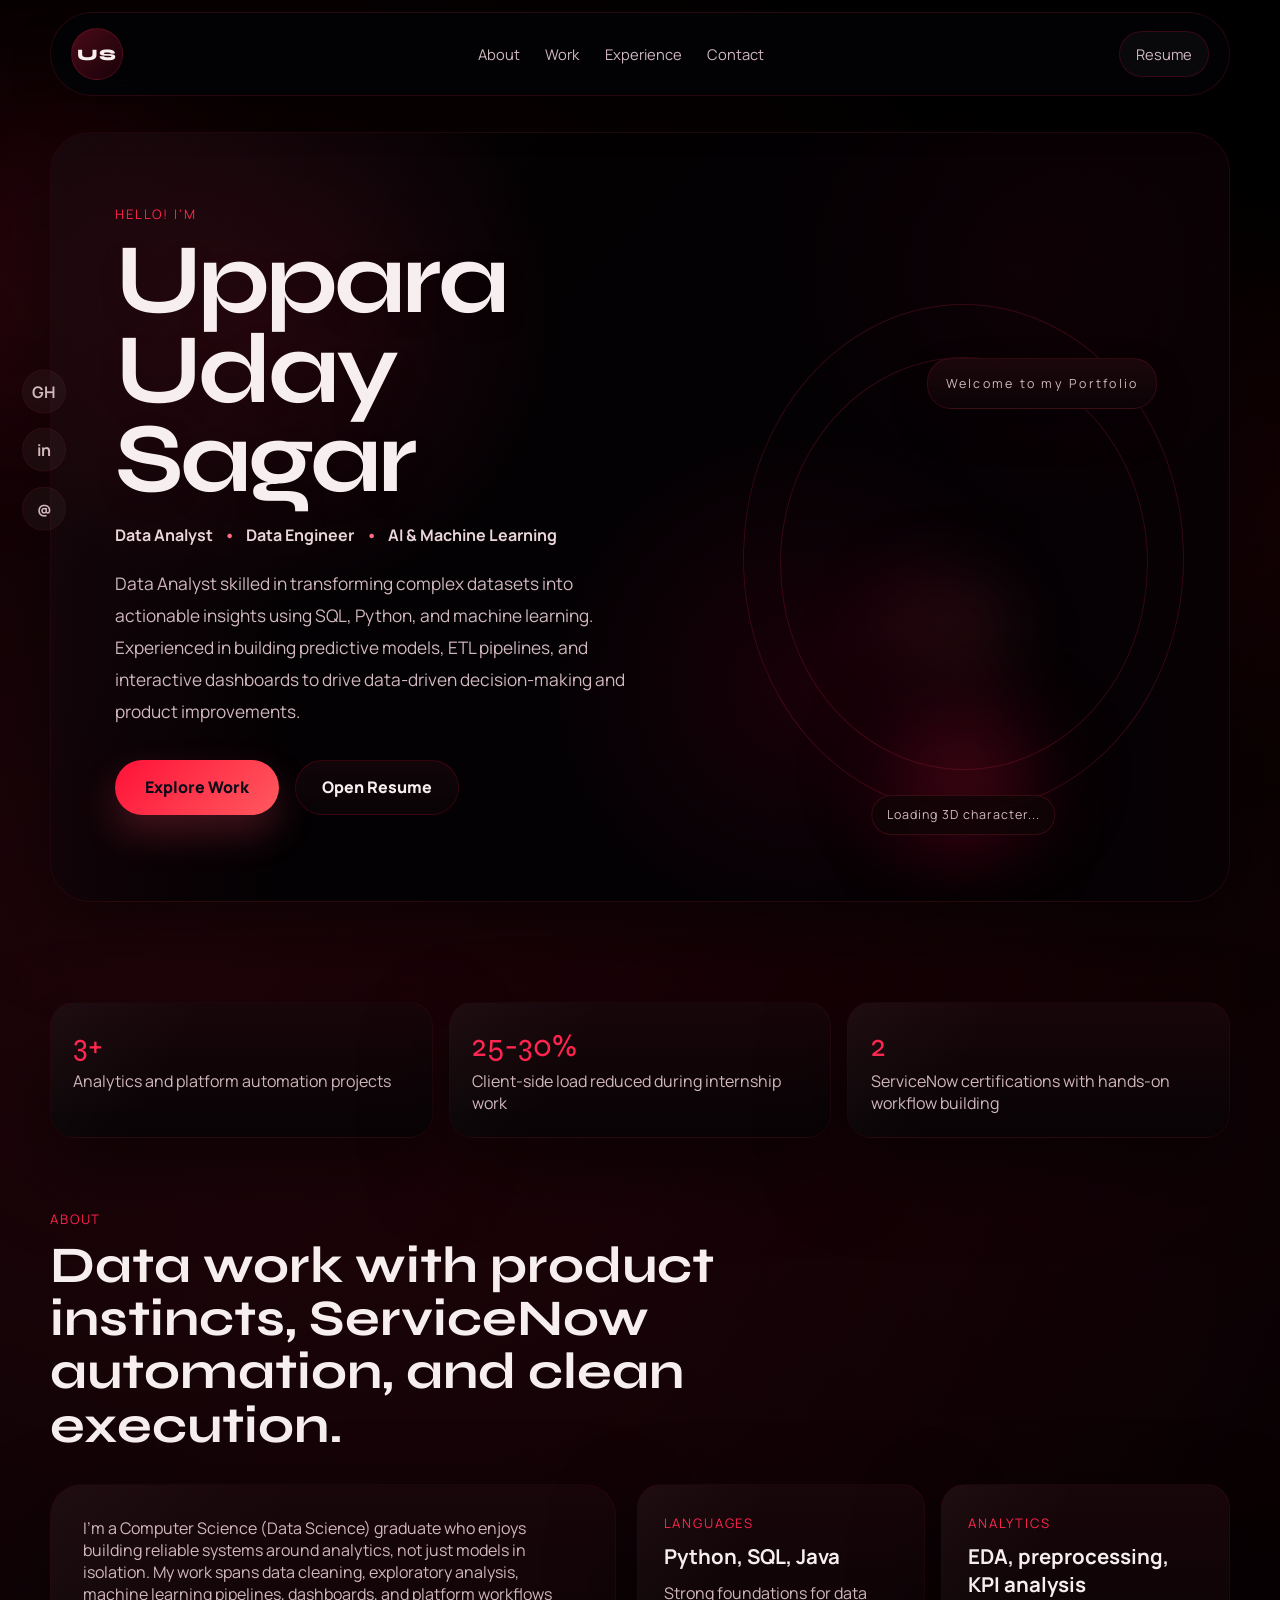
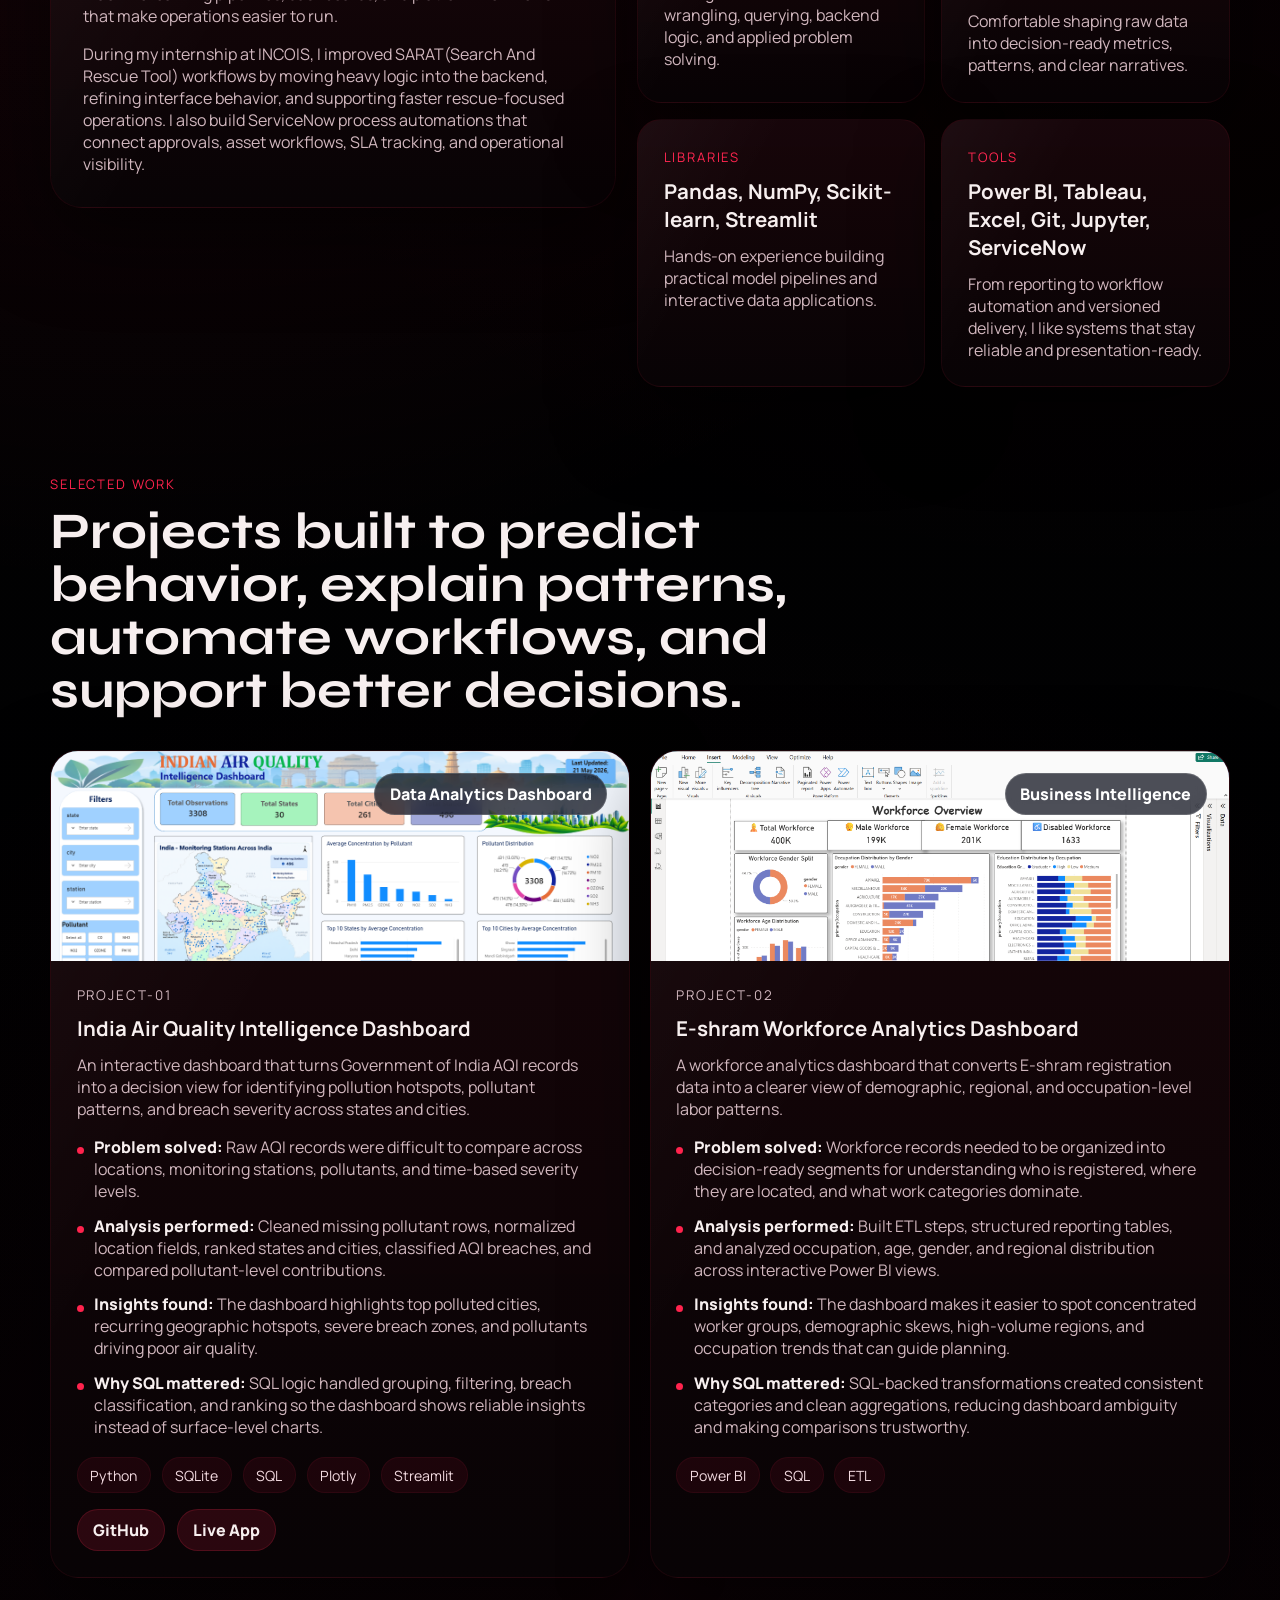
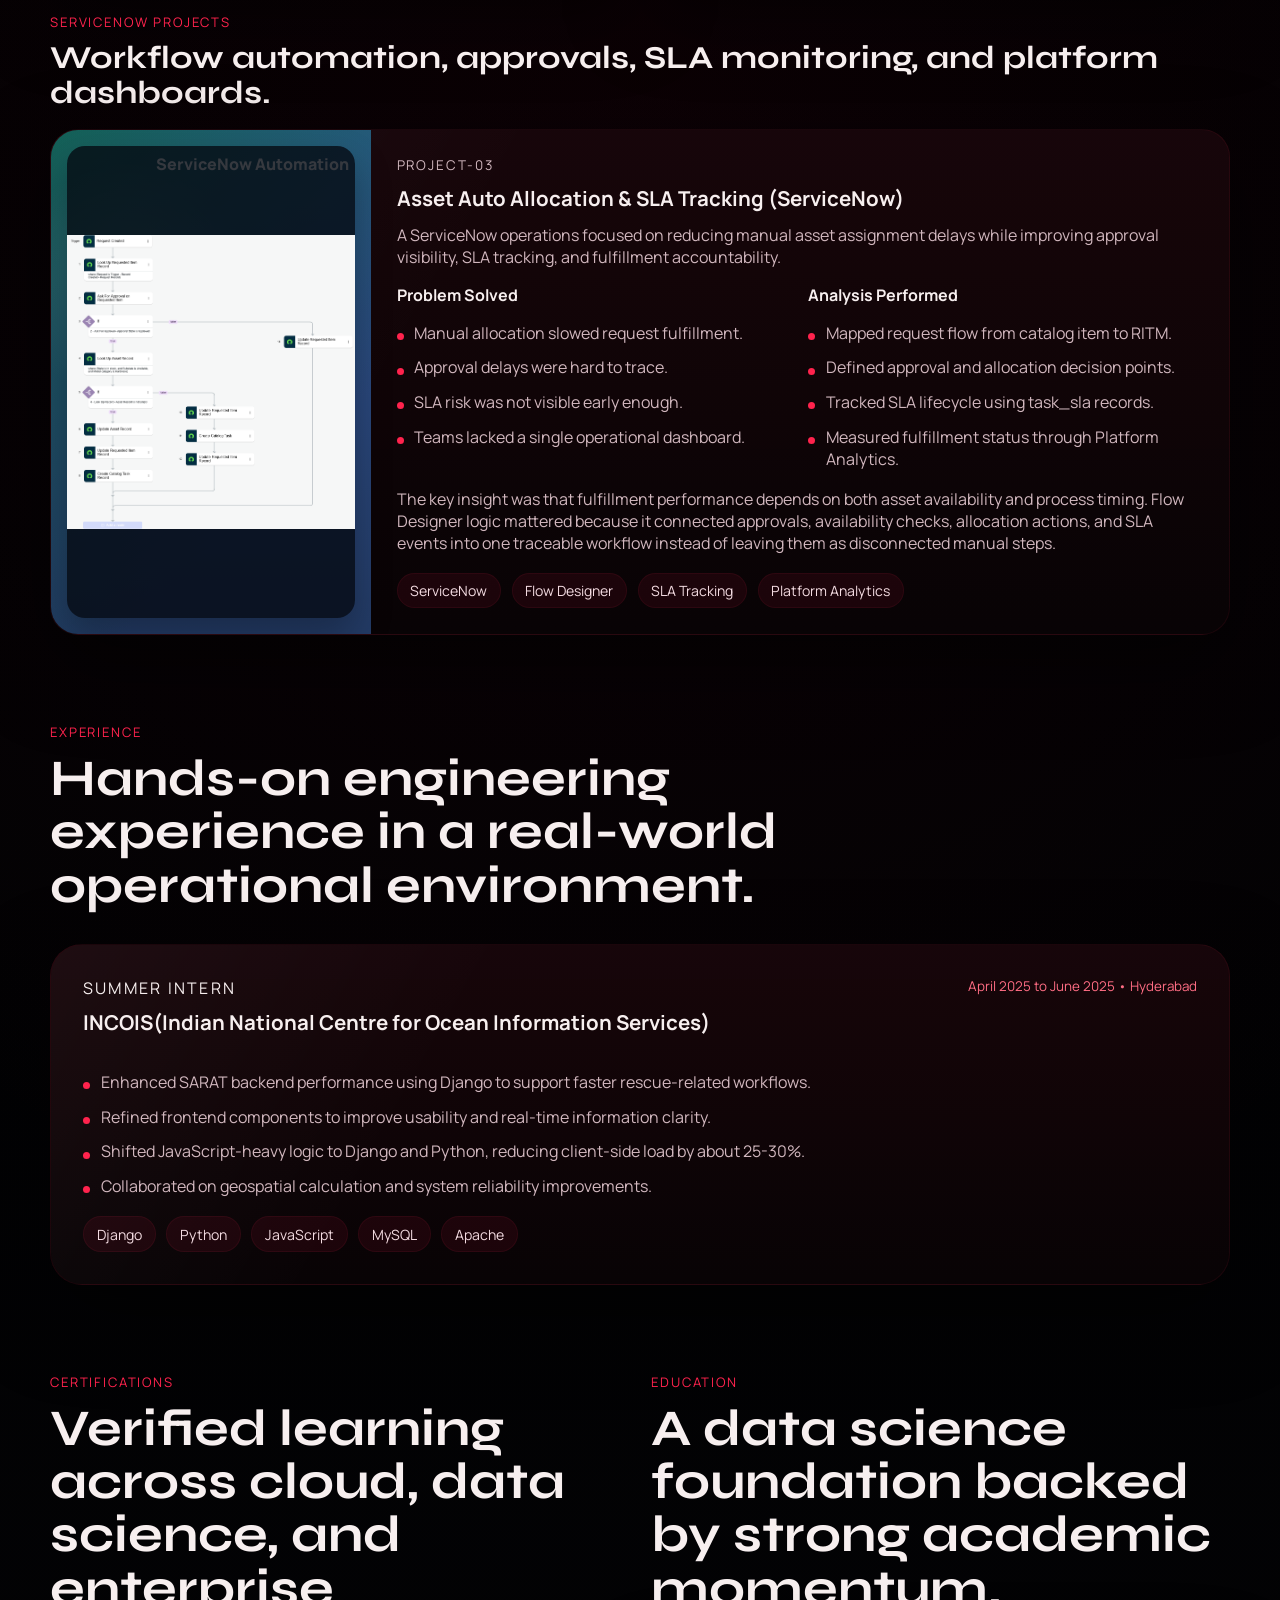
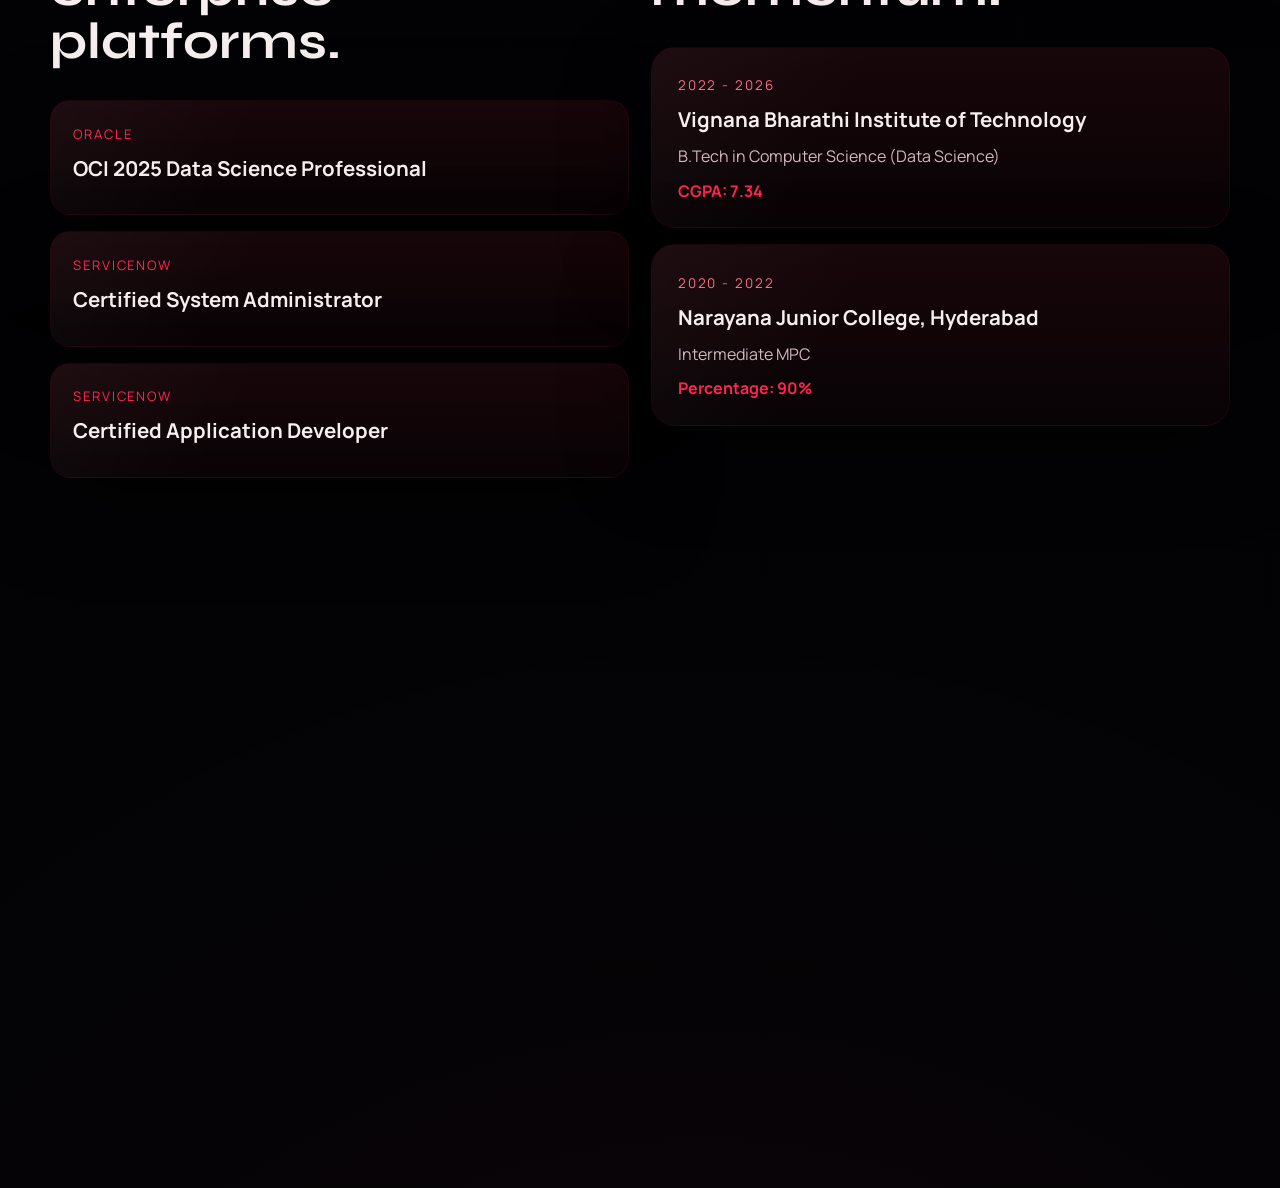
<file: index.html>
<!DOCTYPE html>
<html lang="en">
<head>
    <meta charset="UTF-8">
    <meta name="viewport" content="width=device-width, initial-scale=1.0">
    <meta name="description" content="Uppara Uday Sagar portfolio showcasing data analytics, machine learning, ServiceNow automation, dashboards, and product-focused engineering work.">
    <title>Uppara Uday Sagar | Data Analytics Portfolio</title>
    <link rel="preconnect" href="https://fonts.googleapis.com">
    <link rel="preconnect" href="https://fonts.gstatic.com" crossorigin>
    <link href="https://fonts.googleapis.com/css2?family=Bebas+Neue&family=Manrope:wght@400;500;600;700;800&family=Syne:wght@500;700;800&display=swap" rel="stylesheet">
    <link rel="stylesheet" href="style.css">
</head>
<body>
    <div class="page-noise" aria-hidden="true"></div>
    <div class="ambient ambient-one" aria-hidden="true"></div>
    <div class="ambient ambient-two" aria-hidden="true"></div>
    <div class="cursor-glow" aria-hidden="true"></div>
    <div class="cursor-ring" aria-hidden="true"></div>
    <div class="cursor-dot" aria-hidden="true"></div>
    <div class="scroll-progress" aria-hidden="true"></div>

    <aside class="social-rail" aria-label="Social links">
        <a href="https://github.com/udaysagar03" target="_blank" rel="noopener" aria-label="GitHub">GH</a>
        <a href="https://www.linkedin.com/in/upparaudaysagar" target="_blank" rel="noopener" aria-label="LinkedIn">in</a>
        <a href="mailto:udaysagar0307@gmail.com" aria-label="Email">@</a>
    </aside>

    <header class="site-header">
        <div class="brand-mark">US</div>
        <nav class="top-nav">
            <a href="#about">About</a>
            <a href="#projects">Work</a>
            <a href="#experience">Experience</a>
            <a href="#contact">Contact</a>
        </nav>
        <a href="UdaySagar_Uppara_DataAnalyst_Resume.pdf" class="header-cta" target="_blank" rel="noopener">Resume</a>
        <button class="menu-toggle" type="button" aria-label="Open menu" aria-expanded="false">
            <span></span>
            <span></span>
        </button>
    </header>

    <nav class="mobile-nav" aria-label="Mobile navigation">
        <a href="#about">About</a>
        <a href="#projects">Work</a>
        <a href="#experience">Experience</a>
        <a href="#contact">Contact</a>
        <a href="UdaySagar_Uppara_DataAnalyst_Resume.pdf" target="_blank" rel="noopener">Resume</a>
    </nav>

    <main>
        <section class="hero section-shell" id="top">
            <div class="hero-frame">
                <div class="hero-copy reveal">
                    <p class="eyebrow">Hello! I'm</p>
                    <h1>Uppara Uday Sagar</h1>
                    <p class="hero-role">Data Analyst <span>&bull;</span>Data Engineer<span>&bull;</span>AI & Machine Learning </p>
                    <p class="hero-summary">
                        Data Analyst skilled in transforming complex datasets into actionable insights using SQL, Python, and machine learning. Experienced in building predictive models, ETL pipelines, and interactive dashboards to drive data-driven decision-making and product improvements.
                    <div class="hero-actions">
                        <a href="#projects" class="button magnetic">Explore Work</a>
                        <a href="UdaySagar_Uppara_DataAnalyst_Resume.pdf" class="button button-secondary magnetic" target="_blank" rel="noopener">Open Resume</a>
                    </div>
                </div>

                <div class="hero-stage reveal" data-delay="0.1">
                    <div class="welcome-figure" aria-hidden="true">
                        <div class="portrait-glow"></div>
                        <div class="welcome-orbit orbit-one"></div>
                        <div class="welcome-orbit orbit-two"></div>
                        <div class="portrait-frame hero-model-shell">
                            <div class="frame-aura"></div>
                            <div class="hero-model-canvas" id="hero-model-canvas" aria-label="3D character model"></div>
                            <div class="hero-model-status" id="hero-model-status">Loading 3D character...</div>
                        </div>
                        <div class="hero-badge">
                            <span>Welcome to my Portfolio</span>
                            <!-- <strong>Analyst And Builder</strong> -->
                        </div>
                    </div>
                </div>
            </div>
        </section>

        <section class="stats-band reveal">
            <div class="stat-card">
                <span class="stat-number">3+</span>
                <span class="stat-label">Analytics and platform automation projects</span>
            </div>
            <div class="stat-card">
                <span class="stat-number">25-30%</span>
                <span class="stat-label">Client-side load reduced during internship work</span>
            </div>
            <div class="stat-card">
                <span class="stat-number">2</span>
                <span class="stat-label">ServiceNow certifications with hands-on workflow building</span>
            </div>
        </section>

        <section id="about" class="section-shell">
            <div class="section-heading reveal">
                <p class="section-tag">About</p>
                <h2>Data work with product instincts, ServiceNow automation, and clean execution.</h2>
            </div>
            <div class="about-layout">
                <article class="story-card reveal">
                    <p>
                        I'm a Computer Science (Data Science) graduate who enjoys building reliable systems around analytics, not just models in isolation. My work spans data cleaning, exploratory analysis, machine learning pipelines, dashboards, and platform workflows that make operations easier to run.
                    </p>
                    <p>
                        During my internship at INCOIS, I improved SARAT(Search And Rescue Tool) workflows by moving heavy logic into the backend, refining interface behavior, and supporting faster rescue-focused operations. I also build ServiceNow process automations that connect approvals, asset workflows, SLA tracking, and operational visibility.
                    </p>
                </article>

                <div class="skill-grid">
                    <article class="glass-card reveal tilt-card">
                        <span class="card-kicker">Languages</span>
                        <h3>Python, SQL, Java</h3>
                        <p>Strong foundations for data wrangling, querying, backend logic, and applied problem solving.</p>
                    </article>
                    <article class="glass-card reveal tilt-card" data-delay="0.06">
                        <span class="card-kicker">Analytics</span>
                        <h3>EDA, preprocessing, KPI analysis</h3>
                        <p>Comfortable shaping raw data into decision-ready metrics, patterns, and clear narratives.</p>
                    </article>
                    <article class="glass-card reveal tilt-card" data-delay="0.12">
                        <span class="card-kicker">Libraries</span>
                        <h3>Pandas, NumPy, Scikit-learn, Streamlit</h3>
                        <p>Hands-on experience building practical model pipelines and interactive data applications.</p>
                    </article>
                    <article class="glass-card reveal tilt-card" data-delay="0.18">
                        <span class="card-kicker">Tools</span>
                        <h3>Power BI, Tableau, Excel, Git, Jupyter, ServiceNow</h3>
                        <p>From reporting to workflow automation and versioned delivery, I like systems that stay reliable and presentation-ready.</p>
                    </article>
                </div>
            </div>
        </section>

        <section id="projects" class="section-shell">
            <div class="section-heading reveal">
                <p class="section-tag">Selected Work</p>
                <h2>Projects built to predict behavior, explain patterns, automate workflows, and support better decisions.</h2>
            </div>
            <div class="project-grid">
                <article class="project-panel reveal tilt-card">
                    <div class="project-visual project-visual-one">
                        <img
                            src="images/Screenshot 2026-10-12 222328.png"
                            alt="India Air Quality Intelligence Dashboard showing AQI KPI cards, filters, and pollution insights"
                            class="project-image"
                        >
                        <span class="project-visual-badge">Data Analytics Dashboard</span>
                    </div>
                    <div class="project-body">
                        <p class="project-index">Project-01</p>
                        <h3>India Air Quality Intelligence Dashboard</h3>
                        <p>
                            An interactive dashboard that turns Government of India AQI records into a decision view for identifying pollution hotspots, pollutant patterns, and breach severity across states and cities.
                        </p>
                        <ul>
                            <li><strong>Problem solved:</strong> Raw AQI records were difficult to compare across locations, monitoring stations, pollutants, and time-based severity levels.</li>
                            <li><strong>Analysis performed:</strong> Cleaned missing pollutant rows, normalized location fields, ranked states and cities, classified AQI breaches, and compared pollutant-level contributions.</li>
                            <li><strong>Insights found:</strong> The dashboard highlights top polluted cities, recurring geographic hotspots, severe breach zones, and pollutants driving poor air quality.</li>
                            <li><strong>Why SQL mattered:</strong> SQL logic handled grouping, filtering, breach classification, and ranking so the dashboard shows reliable insights instead of surface-level charts.</li>
                        </ul>
                        <div class="project-tags">
                            <span>Python</span>
                            <span>SQLite</span>
                            <span>SQL</span>
                            <span>Plotly</span>
                            <span>Streamlit</span>
                        </div>
                        <div class="project-links">
                            <a href="https://github.com/UdaySagar03/india-air-quality-intelligence-dashboard" target="_blank" rel="noopener">GitHub</a>
                            <a href="https://india-air-quality-intelligence-dashboard-skvmbzqvqoosacg7oynb7.streamlit.app/" target="_blank" rel="noopener">Live App</a>
                        </div>
                    </div>
                </article>

                <article class="project-panel reveal tilt-card" data-delay="0.08">
                    <div class="project-visual project-visual-two">
                        <img
                            src="Screenshot 2026-04-04 223026.png"
                            alt="E-shram Workforce Analytics Dashboard overview in Power BI"
                            class="project-image"
                        >
                        <span class="project-visual-badge">Business Intelligence</span>
                    </div>
                    <div class="project-body">
                        <p class="project-index">Project-02</p>
                        <h3>E-shram Workforce Analytics Dashboard</h3>
                        <p>
                            A workforce analytics dashboard that converts E-shram registration data into a clearer view of demographic, regional, and occupation-level labor patterns.
                        </p>
                        <ul>
                            <li><strong>Problem solved:</strong> Workforce records needed to be organized into decision-ready segments for understanding who is registered, where they are located, and what work categories dominate.</li>
                            <li><strong>Analysis performed:</strong> Built ETL steps, structured reporting tables, and analyzed occupation, age, gender, and regional distribution across interactive Power BI views.</li>
                            <li><strong>Insights found:</strong> The dashboard makes it easier to spot concentrated worker groups, demographic skews, high-volume regions, and occupation trends that can guide planning.</li>
                            <li><strong>Why SQL mattered:</strong> SQL-backed transformations created consistent categories and clean aggregations, reducing dashboard ambiguity and making comparisons trustworthy.</li>
                        </ul>
                        <div class="project-tags">
                            <span>Power BI</span>
                            <span>SQL</span>
                            <span>ETL</span>
                        </div>
                    </div>
                </article>
            </div>

            <div class="project-subsection reveal" data-delay="0.12">
                <div class="subsection-heading">
                    <p class="section-tag">ServiceNow Projects</p>
                    <h3>Workflow automation, approvals, SLA monitoring, and platform dashboards.</h3>
                </div>
                <article class="project-panel service-project tilt-card">
                    <div class="project-visual project-visual-servicenow">
                        <img
                            src="AssetAutoAllocation.png"
                            alt="ServiceNow asset auto allocation workflow and SLA dashboard"
                            class="project-image project-image-contain"
                        >
                        <span>ServiceNow Automation</span>
                    </div>
                    <div class="project-body">
                        <p class="project-index">Project-03</p>
                        <h3>Asset Auto Allocation &amp; SLA Tracking (ServiceNow)</h3>
                        <p>
                            A ServiceNow operations focused on reducing manual asset assignment delays while improving approval visibility, SLA tracking, and fulfillment accountability.
                        </p>
                        <div class="project-meta-grid">
                            <div>
                                <h4>Problem Solved</h4>
                                <ul>
                                    <li>Manual allocation slowed request fulfillment.</li>
                                    <li>Approval delays were hard to trace.</li>
                                    <li>SLA risk was not visible early enough.</li>
                                    <li>Teams lacked a single operational dashboard.</li>
                                </ul>
                            </div>
                            <div>
                                <h4>Analysis Performed</h4>
                                <ul>
                                    <li>Mapped request flow from catalog item to RITM.</li>
                                    <li>Defined approval and allocation decision points.</li>
                                    <li>Tracked SLA lifecycle using task_sla records.</li>
                                    <li>Measured fulfillment status through Platform Analytics.</li>
                                </ul>
                            </div>
                        </div>
                        <p>
                            The key insight was that fulfillment performance depends on both asset availability and process timing. Flow Designer logic mattered because it connected approvals, availability checks, allocation actions, and SLA events into one traceable workflow instead of leaving them as disconnected manual steps.
                        </p>
                        <div class="project-tags">
                            <span>ServiceNow</span>
                            <span>Flow Designer</span>
                            <span>SLA Tracking</span>
                            <span>Platform Analytics</span>
                        </div>
                    </div>
                </article>
            </div>
        </section>

        <section id="experience" class="section-shell">
            <div class="section-heading reveal">
                <p class="section-tag">Experience</p>
                <h2>Hands-on engineering experience in a real-world operational environment.</h2>
            </div>
            <article class="timeline-card reveal">
                <div class="timeline-head">
                    <div>
                        <p class="timeline-role">Summer Intern</p>
                        <h3>INCOIS(Indian National Centre for Ocean Information Services)</h3>
                    </div>
                    <p class="timeline-date">April 2025 to June 2025 &bull; Hyderabad</p>
                </div>
                <div class="timeline-body">
                    <ul>
                        <li>Enhanced SARAT backend performance using Django to support faster rescue-related workflows.</li>
                        <li>Refined frontend components to improve usability and real-time information clarity.</li>
                        <li>Shifted JavaScript-heavy logic to Django and Python, reducing client-side load by about 25-30%.</li>
                        <li>Collaborated on geospatial calculation and system reliability improvements.</li>
                    </ul>
                    <div class="timeline-tags">
                        <span>Django</span>
                        <span>Python</span>
                        <span>JavaScript</span>
                        <span>MySQL</span>
                        <span>Apache</span>
                    </div>
                </div>
            </article>
        </section>

        <section class="section-shell">
            <div class="dual-grid">
                <div class="column-block">
                    <div class="section-heading reveal">
                        <p class="section-tag">Certifications</p>
                        <h2>Verified learning across cloud, data science, and enterprise platforms.</h2>
                    </div>
                    <div class="mini-card-grid">
                        <a class="mini-card reveal tilt-card" data-delay="0.04" href="https://drive.google.com/file/d/1fL9iTm2IARlz10ltuyjAjzA7TvFBDPZe/view?usp=drive_link" target="_blank" rel="noopener">
                            <span class="card-kicker">Oracle</span>
                            <h3>OCI 2025 Data Science Professional</h3>
                        </a>
                        <a class="mini-card reveal tilt-card" data-delay="0.08" href="https://drive.google.com/file/d/1b1P43bbAwWmv5SuRhnensrL2GerLfvK7/view?usp=sharing" target="_blank" rel="noopener">
                            <span class="card-kicker">ServiceNow</span>
                            <h3>Certified System Administrator</h3>
                        </a>
                        <a class="mini-card reveal tilt-card" data-delay="0.12" href="https://drive.google.com/file/d/1VVmowbZ7Fek6JX6jVmLxosWtRhGmzrIZ/view?usp=drive_link" target="_blank" rel="noopener">
                            <span class="card-kicker">ServiceNow</span>
                            <h3>Certified Application Developer</h3>
                        </a>
                        <a class="mini-card reveal tilt-card" data-delay="0.16" href="https://archive.nptel.ac.in/content/noc/NOC25/SEM1/Ecertificates/106/noc25-cs20/Course/NPTEL25CS20S34700066401404894.pdf" target="_blank" rel="noopener">
                            <span class="card-kicker">NPTEL</span>
                            <h3>Data Science For Engineers</h3>
                        </a>
                    </div>
                </div>

                <div class="column-block" id="education">
                    <div class="section-heading reveal">
                        <p class="section-tag">Education</p>
                        <h2>A data science foundation backed by strong academic momentum.</h2>
                    </div>
                    <div class="education-stack">
                        <article class="education-card reveal">
                            <span class="edu-year">2022 - 2026</span>
                            <h3>Vignana Bharathi Institute of Technology</h3>
                            <p>B.Tech in Computer Science (Data Science)</p>
                            <strong>CGPA: 7.34</strong>
                        </article>
                        <article class="education-card reveal" data-delay="0.08">
                            <span class="edu-year">2020 - 2022</span>
                            <h3>Narayana Junior College, Hyderabad</h3>
                            <p>Intermediate MPC</p>
                            <strong>Percentage: 90%</strong>
                        </article>
                    </div>
                </div>
            </div>
        </section>

        <section id="contact" class="section-shell contact-shell">
            <div class="contact-panel reveal">
                <div class="contact-copy">
                    <p class="section-tag">Contact</p>
                    <h2>Let's build analytics experiences that people can trust.</h2>
                    <p>
                        If you need someone who can move between data preparation, modeling, dashboards, ServiceNow workflows, and product-minded delivery, I'd love to connect.
                    </p>
                </div>
                <div class="contact-list">
                    <a href="mailto:udaysagar0307@gmail.com">udaysagar0307@gmail.com</a>
                    <a href="tel:+919951558909">+91 9951558909</a>
                    <span>Hyderabad, India</span>
                    <a href="https://www.linkedin.com/in/upparaudaysagar" target="_blank" rel="noopener">LinkedIn Profile</a>
                    <a href="https://github.com/udaysagar03" target="_blank" rel="noopener">GitHub Profile</a>
                </div>
            </div>
        </section>
    </main>

    <script src="script.js"></script>
    <script type="module" src="hero-model.js"></script>
</body>
</html>
</file>
<file: style.css>
:root {
    --bg: #030303;
    --bg-soft: #09090b;
    --panel: rgba(14, 5, 8, 0.88);
    --panel-strong: rgba(9, 1, 4, 0.96);
    --line: rgba(255, 9, 50, 0.18);
    --text: #f7efef;
    --muted: #d1b7be;
    --accent: #ff234d;
    --accent-strong: #ff365a;
    --accent-warm: #ff6d84;
    --shadow: 0 30px 80px rgba(0, 0, 0, 0.52);
    --radius-xl: 32px;
    --radius-lg: 24px;
    --radius-md: 18px;
    --max-width: 1180px;
}

* {
    box-sizing: border-box;
    margin: 0;
    padding: 0;
}

html {
    scroll-behavior: smooth;
}

body {
    font-family: "Manrope", sans-serif;
    background:
        radial-gradient(circle at 12% 16%, rgba(255, 35, 77, 0.12), transparent 24%),
        radial-gradient(circle at 88% 18%, rgba(178, 0, 41, 0.07), transparent 22%),
        radial-gradient(circle at 50% 56%, rgba(140, 0, 35, 0.08), transparent 34%),
        radial-gradient(circle at 55% 110%, rgba(255, 35, 77, 0.04), transparent 18%),
        linear-gradient(180deg, #000000 0%, #030305 100%);
    color: var(--text);
    min-height: 100vh;
    overflow-x: hidden;
}

body.menu-open {
    overflow: hidden;
}

a {
    color: inherit;
    text-decoration: none;
}

img {
    display: block;
    max-width: 100%;
}

.page-noise,
.ambient,
.cursor-glow,
.cursor-ring,
.cursor-dot,
.scroll-progress {
    pointer-events: none;
    position: fixed;
    z-index: 0;
}

.page-noise {
    inset: 0;
    opacity: 0.03;
    background-image:
        linear-gradient(rgba(255, 255, 255, 0.02) 1px, transparent 1px),
        linear-gradient(90deg, rgba(255, 255, 255, 0.02) 1px, transparent 1px);
    background-size: 96px 96px;
}

.ambient {
    border-radius: 999px;
    filter: blur(80px);
    opacity: 0.55;
}

.ambient-one {
    width: 320px;
    height: 320px;
    top: 12%;
    left: -100px;
    background: rgba(255, 36, 74, 0.2);
    animation: floatY 11s ease-in-out infinite;
}

.ambient-two {
    width: 420px;
    height: 420px;
    right: -120px;
    top: 30%;
    background: rgba(148, 0, 41, 0.16);
    animation: floatY 14s ease-in-out infinite reverse;
}

.cursor-glow {
    width: 280px;
    height: 280px;
    border-radius: 50%;
    background: radial-gradient(circle, rgba(255, 44, 82, 0.22), rgba(18, 2, 8, 0.18) 35%, transparent 72%);
    transform: translate(-50%, -50%);
    opacity: 0;
    transition: opacity 0.25s ease, left 0.08s linear, top 0.08s linear;
}

.cursor-ring,
.cursor-dot {
    opacity: 0;
    transition: opacity 0.25s ease, transform 0.18s ease;
    z-index: 1300;
}

.cursor-ring {
    width: 34px;
    height: 34px;
    border-radius: 50%;
    border: 1.5px solid rgba(255, 77, 103, 0.5);
    background: rgba(255, 255, 255, 0.05);
    transform: translate(-50%, -50%);
    backdrop-filter: blur(4px);
}

.cursor-dot {
    width: 8px;
    height: 8px;
    border-radius: 50%;
    background: #ffe7eb;
    transform: translate(-50%, -50%);
}

.scroll-progress {
    top: 0;
    left: 0;
    width: 0;
    height: 4px;
    background: linear-gradient(90deg, var(--accent-strong), var(--accent), #ff1238);
    z-index: 1200;
}

.site-header,
.social-rail,
.mobile-nav {
    z-index: 20;
}

.site-header {
    position: sticky;
    top: 0;
    display: flex;
    align-items: center;
    justify-content: space-between;
    gap: 1rem;
    width: min(calc(100% - 32px), var(--max-width));
    margin: 12px auto 0;
    padding: 0.95rem 1.25rem;
    border: 1px solid rgba(255, 48, 82, 0.14);
    background: rgba(3, 3, 5, 0.92);
    backdrop-filter: blur(22px);
    border-radius: 999px;
    box-shadow: 0 18px 45px rgba(0, 0, 0, 0.18);
}

.brand-mark {
    width: 52px;
    height: 52px;
    display: grid;
    place-items: center;
    border-radius: 50%;
    background: linear-gradient(135deg, rgba(255, 35, 77, 0.28), rgba(106, 0, 24, 0.22));
    border: 1px solid rgba(255, 48, 82, 0.16);
    font-family: "Syne", sans-serif;
    font-weight: 800;
    letter-spacing: 0.08em;
}

.top-nav,
.hero-actions,
.project-tags,
.project-links,
.timeline-tags,
.contact-list,
.mobile-nav,
.social-rail,
.stats-band,
.mini-card-grid {
    display: flex;
}

.top-nav {
    gap: 1.6rem;
}

.top-nav a,
.header-cta,
.mobile-nav a {
    font-size: 0.92rem;
    color: var(--muted);
    transition: color 0.25s ease, transform 0.25s ease;
}

.top-nav a:hover,
.header-cta:hover,
.mobile-nav a:hover {
    color: var(--accent);
}

.header-cta {
    padding: 0.75rem 1rem;
    border: 1px solid var(--line);
    border-radius: 999px;
    background: rgba(255, 255, 255, 0.03);
}

.menu-toggle {
    display: none;
    width: 48px;
    height: 48px;
    border-radius: 50%;
    border: 1px solid var(--line);
    background: transparent;
    cursor: pointer;
}

.menu-toggle span {
    display: block;
    width: 20px;
    height: 2px;
    margin: 5px auto;
    background: #edf4ff;
    transition: transform 0.25s ease, opacity 0.25s ease;
}

.menu-toggle.active span:first-child {
    transform: translateY(7px) rotate(45deg);
}

.menu-toggle.active span:last-child {
    transform: translateY(-7px) rotate(-45deg);
}

.mobile-nav {
    position: fixed;
    top: 92px;
    right: 16px;
    left: 16px;
    flex-direction: column;
    gap: 1rem;
    padding: 1.2rem;
    border-radius: 24px;
    border: 1px solid var(--line);
    background: rgba(16, 8, 10, 0.96);
    backdrop-filter: blur(18px);
    transform: translateY(-12px);
    opacity: 0;
    visibility: hidden;
    transition: opacity 0.25s ease, transform 0.25s ease, visibility 0.25s ease;
}

.mobile-nav.open {
    opacity: 1;
    visibility: visible;
    transform: translateY(0);
}

.social-rail {
    position: fixed;
    left: 22px;
    top: 50%;
    transform: translateY(-50%);
    flex-direction: column;
    gap: 0.9rem;
}

.social-rail a {
    width: 44px;
    height: 44px;
    display: grid;
    place-items: center;
    border-radius: 50%;
    background: rgba(255, 255, 255, 0.04);
    border: 1px solid rgba(255, 48, 82, 0.08);
    color: var(--muted);
    font-weight: 700;
    transition: transform 0.25s ease, color 0.25s ease, border-color 0.25s ease;
}

.social-rail a:hover {
    transform: translateY(-4px);
    color: var(--accent);
    border-color: rgba(255, 70, 105, 0.3);
}

main {
    position: relative;
    z-index: 1;
}

.section-shell,
.stats-band {
    width: min(calc(100% - 32px), var(--max-width));
    margin: 0 auto;
}

.hero {
    padding: 2.2rem 0 2rem;
}

.hero-frame {
    position: relative;
    min-height: calc(100vh - 130px);
    padding: 3.5rem 4rem 3rem;
    border-radius: 40px;
    background:
        radial-gradient(circle at 18% 24%, rgba(255, 35, 77, 0.12), transparent 26%),
        radial-gradient(circle at 82% 18%, rgba(162, 0, 37, 0.06), transparent 22%),
        radial-gradient(circle at 64% 72%, rgba(183, 0, 49, 0.12), transparent 28%),
        linear-gradient(135deg, rgba(5, 1, 3, 0.98), rgba(1, 1, 3, 0.99)),
        linear-gradient(180deg, #050103, #000000);
    overflow: hidden;
    border: 1px solid rgba(255, 48, 82, 0.12);
    box-shadow: var(--shadow);
}

.hero-frame::before {
    content: "";
    position: absolute;
    inset: 0;
    background:
        linear-gradient(120deg, rgba(255, 255, 255, 0.02), transparent 34%),
        linear-gradient(90deg, rgba(255, 35, 77, 0.05), transparent 20%, transparent 74%, rgba(168, 0, 37, 0.04));
}

.hero-copy,
.hero-stage {
    position: relative;
    z-index: 1;
}

.hero-copy {
    max-width: 560px;
    padding-top: 1rem;
}

.eyebrow,
.section-tag,
.card-kicker,
.project-index,
.timeline-role,
.edu-year {
    text-transform: uppercase;
    letter-spacing: 0.14em;
}

.eyebrow,
.section-tag,
.card-kicker {
    color: var(--accent);
    font-size: 0.82rem;
}

.hero h1,
.section-heading h2,
.contact-copy h2,
.subsection-heading h3 {
    font-family: "Syne", sans-serif;
}

.hero h1 {
    font-size: clamp(3.5rem, 8vw, 6.2rem);
    line-height: 0.9;
    margin-top: 0.8rem;
    margin-bottom: 1.3rem;
    letter-spacing: -0.04em;
    color: var(--text);
    text-shadow: 0 10px 24px rgba(0, 0, 0, 0.16);
}

.hero-role {
    display: flex;
    flex-wrap: wrap;
    gap: 0.7rem;
    align-items: center;
    color: #ead5d8;
    font-weight: 700;
}

.hero-role span {
    color: var(--accent-warm);
}

.hero-summary,
.story-card p,
.glass-card p,
.project-body p,
.project-body li,
.timeline-body li,
.contact-copy p,
.education-card p {
    color: var(--muted);
}

.hero-summary {
    margin-top: 1.4rem;
    max-width: 48ch;
    font-size: 1.08rem;
    line-height: 1.85;
}

.hero-actions {
    gap: 1rem;
    margin-top: 2rem;
}

.button {
    display: inline-flex;
    align-items: center;
    justify-content: center;
    min-width: 164px;
    padding: 0.95rem 1.3rem;
    border-radius: 999px;
    background: linear-gradient(135deg, #ff1238, #ff5a5f);
    color: #090c18;
    font-weight: 800;
    transition: transform 0.2s ease, box-shadow 0.2s ease;
    box-shadow: 0 18px 38px rgba(255, 77, 103, 0.24);
}

.button:hover {
    transform: translateY(-4px);
}

.button-secondary {
    background: linear-gradient(180deg, rgba(19, 6, 10, 0.92), rgba(8, 3, 5, 0.98));
    color: var(--text);
    border: 1px solid var(--line);
    box-shadow: none;
}

.hero-stage {
    position: absolute;
    right: 3%;
    bottom: 0;
    width: min(38vw, 460px);
}

.welcome-figure {
    position: relative;
    min-height: 590px;
    padding-top: 0.75rem;
    overflow: visible;
}

.portrait-glow {
    position: absolute;
    left: 50%;
    bottom: 6%;
    width: 72%;
    height: 32%;
    transform: translateX(-50%);
    border-radius: 50%;
    background: radial-gradient(circle, rgba(255, 35, 77, 0.18), rgba(110, 0, 30, 0.08) 48%, transparent 72%);
    filter: blur(26px);
}

.welcome-orbit {
    position: absolute;
    border-radius: 50%;
    border: 1px solid rgba(255, 45, 80, 0.18);
    animation: spinOrbit 14s linear infinite;
    transform: translateY(-18px);
}

.orbit-one {
    inset: 11% 10% 19% 10%;
}

.orbit-two {
    inset: 2% 2% 12% 2%;
    animation-duration: 18s;
    animation-direction: reverse;
}

.portrait-frame {
    position: absolute;
    left: 50%;
    bottom: 0;
    width: min(66%, 340px);
    height: 470px;
    transform: translateX(-50%);
}

.hero-model-shell {
    display: flex;
    align-items: center;
    justify-content: center;
    z-index: 2;
    overflow: visible;
}

.hero-model-canvas {
    position: relative;
    z-index: 1;
    width: 100%;
    height: 100%;
}

.hero-model-canvas canvas {
    display: block;
    width: 100%;
    height: 100%;
}

.frame-aura {
    position: absolute;
    inset: 24% 10% 0;
    border-radius: 50%;
    background:
        radial-gradient(circle at 50% 24%, rgba(255, 90, 110, 0.14), transparent 24%),
        radial-gradient(circle at 50% 78%, rgba(156, 0, 35, 0.18), transparent 34%),
        radial-gradient(circle at 14% 16%, rgba(255, 35, 77, 0.12), transparent 24%);
    filter: blur(34px);
}

.hero-model-status {
    position: absolute;
    left: 50%;
    bottom: 14%;
    transform: translateX(-50%);
    z-index: 3;
    padding: 0.65rem 0.9rem;
    border-radius: 999px;
    background: rgba(15, 4, 7, 0.82);
    border: 1px solid rgba(255, 48, 82, 0.16);
    color: var(--muted);
    font-size: 0.78rem;
    letter-spacing: 0.08em;
    white-space: nowrap;
}

.hero-figure {
    position: relative;
    z-index: 1;
    width: min(100%, 350px);
    height: 510px;
    transform-origin: center bottom;
    animation: figureBob 4.6s ease-in-out infinite;
    filter: drop-shadow(0 24px 36px rgba(0, 0, 0, 0.34));
}

.figure-shadow {
    position: absolute;
    left: 50%;
    bottom: 12px;
    width: 72%;
    height: 36px;
    transform: translateX(-50%);
    border-radius: 50%;
    background: radial-gradient(circle, rgba(0, 0, 0, 0.52), transparent 70%);
    filter: blur(8px);
}

.figure-head {
    position: absolute;
    left: 50%;
    top: 30px;
    width: 132px;
    height: 146px;
    transform: translateX(-50%);
}

.hair {
    position: absolute;
    inset: 0 0 18px;
    border-radius: 58px 58px 34px 34px;
    background:
        radial-gradient(circle at 28% 24%, rgba(178, 135, 78, 0.92), transparent 30%),
        radial-gradient(circle at 62% 22%, rgba(151, 107, 58, 0.95), transparent 28%),
        radial-gradient(circle at 70% 40%, rgba(100, 69, 38, 0.9), transparent 28%),
        linear-gradient(180deg, #9a6f43, #57371c 68%, #29180d);
    box-shadow: 0 8px 18px rgba(0, 0, 0, 0.28);
}

.face {
    position: absolute;
    left: 50%;
    bottom: 0;
    width: 110px;
    height: 120px;
    transform: translateX(-50%);
    border-radius: 54px 54px 46px 46px;
    background: radial-gradient(circle at 50% 32%, rgba(255, 228, 206, 0.98), rgba(237, 194, 160, 0.96) 64%, rgba(197, 143, 108, 0.98));
    box-shadow: inset 0 -10px 16px rgba(173, 117, 85, 0.22);
}

.eyes,
.brows {
    position: absolute;
    left: 50%;
    width: 84px;
    transform: translateX(-50%);
    display: flex;
    justify-content: space-between;
}

.eyes {
    top: 70px;
}

.eye {
    position: relative;
    width: 22px;
    height: 22px;
    border-radius: 50%;
    background: #ffffff;
    box-shadow: inset 0 -2px 4px rgba(0, 0, 0, 0.14);
}

.eye::before {
    content: "";
    position: absolute;
    inset: 4px;
    border-radius: 50%;
    background: radial-gradient(circle at 40% 40%, #74d4ff, #2d7dff 62%, #123470);
}

.eye::after {
    content: "";
    position: absolute;
    inset: 8px;
    border-radius: 50%;
    background: #101319;
}

.brows {
    top: 54px;
}

.brow {
    width: 30px;
    height: 8px;
    border-radius: 999px;
    background: linear-gradient(180deg, #8b623a, #6c4727);
}

.mouth {
    position: absolute;
    left: 50%;
    bottom: 18px;
    width: 28px;
    height: 12px;
    transform: translateX(-50%);
    border-bottom: 3px solid rgba(110, 63, 55, 0.78);
    border-radius: 0 0 20px 20px;
}

.figure-torso {
    position: absolute;
    left: 50%;
    bottom: 116px;
    width: 196px;
    height: 228px;
    transform: translateX(-50%);
}

.sweater {
    position: absolute;
    inset: 0;
    border-radius: 76px 76px 34px 34px;
    background:
        radial-gradient(circle at 50% 10%, rgba(60, 62, 72, 0.4), transparent 24%),
        linear-gradient(180deg, #22242b, #111318 72%, #07080d);
    box-shadow: inset 0 0 0 1px rgba(255, 255, 255, 0.06), 0 20px 34px rgba(0, 0, 0, 0.28);
}

.sweater::before {
    content: "";
    position: absolute;
    left: 50%;
    top: -10px;
    width: 92px;
    height: 46px;
    transform: translateX(-50%);
    border-radius: 0 0 44px 44px;
    border-top: 0;
    background: linear-gradient(180deg, #1b1c22, #0d0f13);
}

.lanyard {
    position: absolute;
    left: 50%;
    top: 26px;
    width: 70px;
    height: 116px;
    transform: translateX(-50%);
    border-radius: 0 0 12px 12px;
}

.lanyard::before,
.lanyard::after {
    content: "";
    position: absolute;
    top: 0;
    width: 6px;
    height: 88px;
    border-radius: 999px;
    background: linear-gradient(180deg, #9d0f2f, #520716);
}

.lanyard::before {
    left: 18px;
    transform: rotate(18deg);
}

.lanyard::after {
    right: 18px;
    transform: rotate(-18deg);
}

.lanyard::before {
    box-shadow: 28px 74px 0 4px rgba(230, 232, 238, 0.96);
}

.figure-arm {
    position: absolute;
    top: 188px;
    width: 52px;
    height: 154px;
    transform-origin: top center;
}

.arm-left {
    left: 40px;
    transform: rotate(46deg);
}

.arm-right {
    right: 46px;
    transform: rotate(-18deg);
}

.arm-segment {
    position: absolute;
    inset: 0;
    border-radius: 28px;
    background: linear-gradient(180deg, #22242b, #101217);
    box-shadow: 0 12px 24px rgba(0, 0, 0, 0.2);
}

.hand {
    position: absolute;
    left: 50%;
    bottom: -10px;
    width: 30px;
    height: 30px;
    transform: translateX(-50%);
    border-radius: 18px;
    background: linear-gradient(180deg, #f0be9a, #cd9368);
    box-shadow: 0 8px 16px rgba(0, 0, 0, 0.18);
}

.laptop {
    position: absolute;
    left: 50%;
    bottom: 12px;
    width: 248px;
    height: 156px;
    transform: translateX(-50%);
}

.laptop-screen {
    position: absolute;
    right: 8px;
    bottom: 38px;
    width: 164px;
    height: 116px;
    border-radius: 14px 14px 8px 8px;
    background:
        linear-gradient(180deg, rgba(19, 23, 31, 0.98), rgba(8, 11, 16, 0.98)),
        linear-gradient(180deg, #bec4cc, #8a929d);
    transform: skew(-8deg);
    box-shadow: 0 14px 26px rgba(0, 0, 0, 0.26);
    overflow: hidden;
}

.laptop-screen::before {
    content: "";
    position: absolute;
    inset: 12px 14px 16px;
    border-radius: 8px;
    background:
        linear-gradient(180deg, rgba(255, 255, 255, 0.06), transparent 22%),
        linear-gradient(180deg, rgba(14, 18, 28, 0.98), rgba(6, 9, 15, 0.98));
}

.laptop-screen::after {
    content: "";
    position: absolute;
    inset: 26px 26px 28px;
    border-radius: 6px;
    background:
        linear-gradient(90deg, rgba(255, 55, 96, 0.92) 0 22%, transparent 22% 28%, rgba(68, 192, 255, 0.9) 28% 52%, transparent 52% 58%, rgba(255, 170, 66, 0.9) 58% 74%, transparent 74% 80%, rgba(106, 255, 170, 0.92) 80% 100%),
        linear-gradient(180deg, transparent 0 70%, rgba(255, 255, 255, 0.08) 70% 72%, transparent 72%);
    opacity: 0.9;
}

.laptop-base {
    position: absolute;
    left: 0;
    bottom: 0;
    width: 220px;
    height: 48px;
    border-radius: 12px 12px 22px 22px;
    background: linear-gradient(180deg, #d5dae1, #9ca4af);
    clip-path: polygon(8% 0, 100% 0, 88% 100%, 0 100%);
    box-shadow: 0 16px 24px rgba(0, 0, 0, 0.22);
}

.hero-figure .arm-left .hand,
.hero-figure .arm-right .hand {
    bottom: 8px;
}

.hero-figure .arm-left .hand {
    left: 54%;
}

.hero-figure .arm-right .hand {
    left: 46%;
}

.hero-badge {
    position: absolute;
    right: 8%;
    top: 8%;
    padding: 1rem 1.1rem;
    border-radius: 24px;
    background: linear-gradient(180deg, rgba(29, 8, 13, 0.92), rgba(12, 3, 6, 0.96));
    border: 1px solid rgba(255, 48, 82, 0.14);
    backdrop-filter: blur(18px);
    box-shadow: 0 18px 38px rgba(0, 0, 0, 0.24);
}

.hero-badge span {
    display: block;
    color: var(--muted);
    font-size: 0.78rem;
    letter-spacing: 0.18em;
}

.hero-badge strong {
    display: block;
    margin-top: 0.25rem;
    font-family: "Syne", sans-serif;
    font-size: 1.4rem;
}

.stats-band {
    gap: 1rem;
    margin-top: 0.8rem;
    margin-bottom: 4.5rem;
}

.stat-card,
.glass-card,
.project-panel,
.timeline-card,
.mini-card,
.education-card,
.contact-panel,
.story-card {
    background:
        linear-gradient(180deg, rgba(24, 6, 10, 0.92), rgba(8, 3, 5, 0.98)),
        var(--panel);
    border: 1px solid rgba(255, 48, 82, 0.08);
    box-shadow: var(--shadow);
    backdrop-filter: blur(18px);
}

.stat-card {
    flex: 1;
    padding: 1.4rem;
    border-radius: var(--radius-lg);
}

.stat-number {
    display: block;
    font-size: 2rem;
    font-family: "Syne", sans-serif;
    color: var(--accent);
}

.stat-label {
    display: block;
    margin-top: 0.35rem;
    color: var(--muted);
}

section.section-shell {
    padding-bottom: 5.5rem;
}

.section-heading {
    margin-bottom: 2rem;
    max-width: 780px;
}

.section-heading h2,
.contact-copy h2 {
    font-size: clamp(2rem, 4vw, 3.5rem);
    line-height: 1.04;
    margin-top: 0.7rem;
}

.about-layout {
    display: grid;
    grid-template-columns: 1.05fr 1.1fr;
    gap: 1.3rem;
    align-items: start;
}

.story-card {
    padding: 2rem;
    border-radius: var(--radius-xl);
}

.story-card p + p {
    margin-top: 1rem;
}

.skill-grid,
.project-grid,
.dual-grid,
.education-stack {
    display: grid;
}

.skill-grid {
    grid-template-columns: repeat(2, minmax(0, 1fr));
    gap: 1rem;
}

.glass-card {
    padding: 1.6rem;
    border-radius: var(--radius-lg);
    min-height: 210px;
}

.glass-card h3,
.project-body h3,
.timeline-head h3,
.mini-card h3,
.education-card h3 {
    margin-top: 0.6rem;
    margin-bottom: 0.75rem;
    font-size: 1.28rem;
}

.project-grid {
    grid-template-columns: repeat(2, minmax(0, 1fr));
    gap: 1.2rem;
}

.project-panel {
    border-radius: 28px;
    overflow: hidden;
}

.project-visual {
    position: relative;
    min-height: 210px;
    padding: 1.4rem;
    display: flex;
    align-items: flex-start;
    justify-content: flex-end;
    font-weight: 800;
    color: #ffffff;
}

.project-image {
    position: absolute;
    inset: 0;
    width: 100%;
    height: 100%;
    object-fit: cover;
    object-position: center top;
}

.project-image-contain {
    inset: 1rem;
    width: calc(100% - 2rem);
    height: calc(100% - 2rem);
    object-fit: contain;
    object-position: center;
    border-radius: 18px;
    background: rgba(5, 8, 16, 0.78);
    box-shadow: 0 18px 36px rgba(0, 0, 0, 0.28);
}

.project-visual-badge {
    position: relative;
    z-index: 1;
    padding: 0.55rem 0.9rem;
    border-radius: 999px;
    background: rgba(9, 12, 24, 0.72);
    border: 1px solid rgba(255, 255, 255, 0.16);
    backdrop-filter: blur(10px);
}


.project-visual::before {
    content: "";
    position: absolute;
    inset: 0;
    background:
        linear-gradient(180deg, rgba(7, 7, 7, 0.04), rgba(7, 7, 7, 0.52)),
        linear-gradient(135deg, rgba(255, 255, 255, 0.08), transparent),
        radial-gradient(circle at 24% 30%, rgba(255, 255, 255, 0.12), transparent 28%);
    z-index: 0;
}

.project-visual-one {
    background: linear-gradient(135deg, #15596c, #274f8a 70%);
}

.project-visual-two {
    background: linear-gradient(135deg, #1e6078, #395a9b 70%);
}

.project-visual-servicenow {
    background: linear-gradient(135deg, #15695e, #345a9e 70%);
}

.project-visual-servicenow::before {
    background:
        linear-gradient(180deg, rgba(7, 7, 7, 0.08), rgba(7, 7, 7, 0.38)),
        radial-gradient(circle at 24% 30%, rgba(255, 255, 255, 0.1), transparent 28%);
}

.project-body {
    padding: 1.6rem;
}

.project-index,
.timeline-date,
.edu-year {
    color: var(--accent-warm);
    font-size: 0.84rem;
}

.project-body ul,
.timeline-body ul {
    list-style: none;
    margin-top: 1rem;
}

.project-body li,
.timeline-body li {
    position: relative;
    padding-left: 1.1rem;
    margin-top: 0.8rem;
}

.project-body strong {
    color: var(--text);
    font-weight: 800;
}

.project-body li::before,
.timeline-body li::before {
    content: "";
    position: absolute;
    left: 0;
    top: 0.7rem;
    width: 7px;
    height: 7px;
    border-radius: 50%;
    background: var(--accent);
}

.project-tags,
.timeline-tags {
    flex-wrap: wrap;
    gap: 0.65rem;
    margin-top: 1.2rem;
}

.project-tags span,
.timeline-tags span {
    padding: 0.45rem 0.8rem;
    border-radius: 999px;
    background: rgba(255, 35, 77, 0.08);
    border: 1px solid rgba(255, 48, 82, 0.08);
    color: #f3dbe1;
    font-size: 0.88rem;
}

.project-links {
    margin-top: 1rem;
    gap: 0.75rem;
}

.project-links a {
    display: inline-flex;
    align-items: center;
    justify-content: center;
    min-height: 40px;
    padding: 0.58rem 0.95rem;
    border-radius: 999px;
    background: rgba(255, 35, 77, 0.14);
    border: 1px solid rgba(255, 48, 82, 0.18);
    color: var(--text);
    font-weight: 800;
    transition: transform 0.2s ease, border-color 0.2s ease, background 0.2s ease;
}

.project-links a:hover {
    transform: translateY(-2px);
    background: rgba(255, 35, 77, 0.2);
    border-color: rgba(255, 48, 82, 0.35);
}

.project-subsection {
    margin-top: 2.2rem;
}

.subsection-heading {
    margin-bottom: 1.2rem;
}

.subsection-heading h3 {
    margin-top: 0.55rem;
    font-size: clamp(1.35rem, 2.5vw, 2rem);
    color: var(--text);
    line-height: 1.1;
}

.service-project {
    display: grid;
    grid-template-columns: minmax(220px, 320px) 1fr;
}

.project-meta-grid {
    display: grid;
    grid-template-columns: repeat(2, minmax(0, 1fr));
    gap: 1rem;
    margin: 1rem 0 1.1rem;
}

.project-meta-grid h4 {
    margin-bottom: 0.6rem;
    color: var(--text);
    font-size: 1rem;
}

.timeline-card {
    padding: 2rem;
    border-radius: var(--radius-xl);
}

.timeline-head {
    display: flex;
    justify-content: space-between;
    gap: 1rem;
    align-items: flex-start;
    margin-bottom: 1.4rem;
}

.dual-grid {
    grid-template-columns: repeat(2, minmax(0, 1fr));
    gap: 1.4rem;
}

.mini-card-grid {
    flex-direction: column;
    gap: 1rem;
}

.mini-card {
    padding: 1.3rem 1.4rem;
    border-radius: 20px;
    transition: transform 0.2s ease, border-color 0.2s ease;
}

.mini-card:hover {
    transform: translateY(-4px);
    border-color: rgba(255, 60, 94, 0.28);
}

.education-stack {
    gap: 1rem;
}

.education-card {
    padding: 1.6rem;
    border-radius: 24px;
}

.education-card strong {
    display: inline-block;
    margin-top: 0.8rem;
    color: var(--accent);
}

.contact-shell {
    padding-bottom: 6rem;
}

.contact-panel {
    padding: 2rem;
    border-radius: 32px;
    display: grid;
    grid-template-columns: 1.2fr 0.9fr;
    gap: 1rem;
}

.contact-list {
    flex-direction: column;
    gap: 0.9rem;
    justify-content: center;
}

.contact-list a,
.contact-list span {
    padding: 1rem 1.1rem;
    border-radius: 18px;
    background: linear-gradient(180deg, rgba(20, 7, 10, 0.94), rgba(8, 3, 5, 0.96));
    border: 1px solid rgba(255, 48, 82, 0.08);
    color: #f1dde2;
}

.reveal {
    opacity: 0;
    transform: translateY(34px);
    transition: opacity 0.7s ease, transform 0.7s ease;
    transition-delay: var(--reveal-delay, 0s);
}

.reveal.visible {
    opacity: 1;
    transform: translateY(0);
}

.tilt-card {
    transform-style: preserve-3d;
    transition: transform 0.18s ease, border-color 0.18s ease;
}

.story-card,
.glass-card,
.project-panel,
.timeline-card,
.mini-card,
.education-card,
.contact-panel,
.stat-card {
    position: relative;
    overflow: hidden;
}

.story-card::before,
.glass-card::before,
.project-panel::before,
.timeline-card::before,
.mini-card::before,
.education-card::before,
.contact-panel::before,
.stat-card::before {
    content: "";
    position: absolute;
    inset: 0;
    background: linear-gradient(120deg, rgba(255, 255, 255, 0.03), transparent 34%);
    pointer-events: none;
}

@keyframes floatY {
    0%,
    100% {
        transform: translateY(0);
    }
    50% {
        transform: translateY(22px);
    }
}

@keyframes floatBob {
    0%,
    100% {
        transform: translateX(-50%) translateY(0);
    }
    50% {
        transform: translateX(-50%) translateY(-12px);
    }
}

@keyframes figureBob {
    0%,
    100% {
        transform: translateY(0);
    }
    50% {
        transform: translateY(-6px);
    }
}

@keyframes spinOrbit {
    from {
        transform: rotate(0deg);
    }
    to {
        transform: rotate(360deg);
    }
}

@keyframes waveHand {
    0%,
    100% {
        transform: rotate(-8deg);
    }
    15% {
        transform: rotate(18deg);
    }
    30% {
        transform: rotate(-2deg);
    }
    45% {
        transform: rotate(16deg);
    }
    60% {
        transform: rotate(0deg);
    }
}

@media (max-width: 1100px) {
    .hero-frame {
        padding: 2.6rem 2rem 2rem;
        min-height: auto;
    }

    .hero-stage {
        position: relative;
        right: auto;
        bottom: auto;
        width: min(100%, 420px);
        margin: 1.2rem auto 0;
    }

    .about-layout,
    .project-grid,
    .dual-grid,
    .contact-panel,
    .service-project,
    .project-meta-grid {
        grid-template-columns: 1fr;
    }
}

@media (max-width: 820px) {
    .top-nav,
    .header-cta,
    .social-rail {
        display: none;
    }

    .menu-toggle {
        display: block;
    }

    .site-header {
        width: min(calc(100% - 20px), var(--max-width));
        margin-top: 10px;
    }

    .hero {
        padding-top: 1rem;
    }

    .hero-frame {
        border-radius: 28px;
    }

    .welcome-figure {
        min-height: 440px;
    }

    .stats-band {
        flex-direction: column;
        margin-bottom: 3rem;
    }

    .skill-grid {
        grid-template-columns: 1fr;
    }
}

@media (max-width: 640px) {
    .section-shell,
    .stats-band {
        width: min(calc(100% - 20px), var(--max-width));
    }

    .hero-frame {
        padding: 1.8rem 1.1rem 1.4rem;
    }

    .hero h1 {
        font-size: 2.9rem;
    }

    .hero-role {
        font-size: 0.95rem;
    }

    .hero-summary {
        font-size: 0.98rem;
    }

    .hero-actions {
        flex-direction: column;
    }

    .button {
        width: 100%;
    }

    .welcome-figure {
        min-height: 410px;
    }

    .portrait-frame {
        width: min(68%, 250px);
        height: 350px;
        bottom: 0;
    }

    .hero-model-canvas {
        width: 100%;
    }

    .hero-badge {
        top: 6%;
        right: 4%;
        max-width: 160px;
    }

    .timeline-head {
        flex-direction: column;
    }

    .contact-panel,
    .timeline-card,
    .story-card,
    .glass-card,
    .education-card,
    .stat-card {
        padding: 1.3rem;
    }
}
</file>
